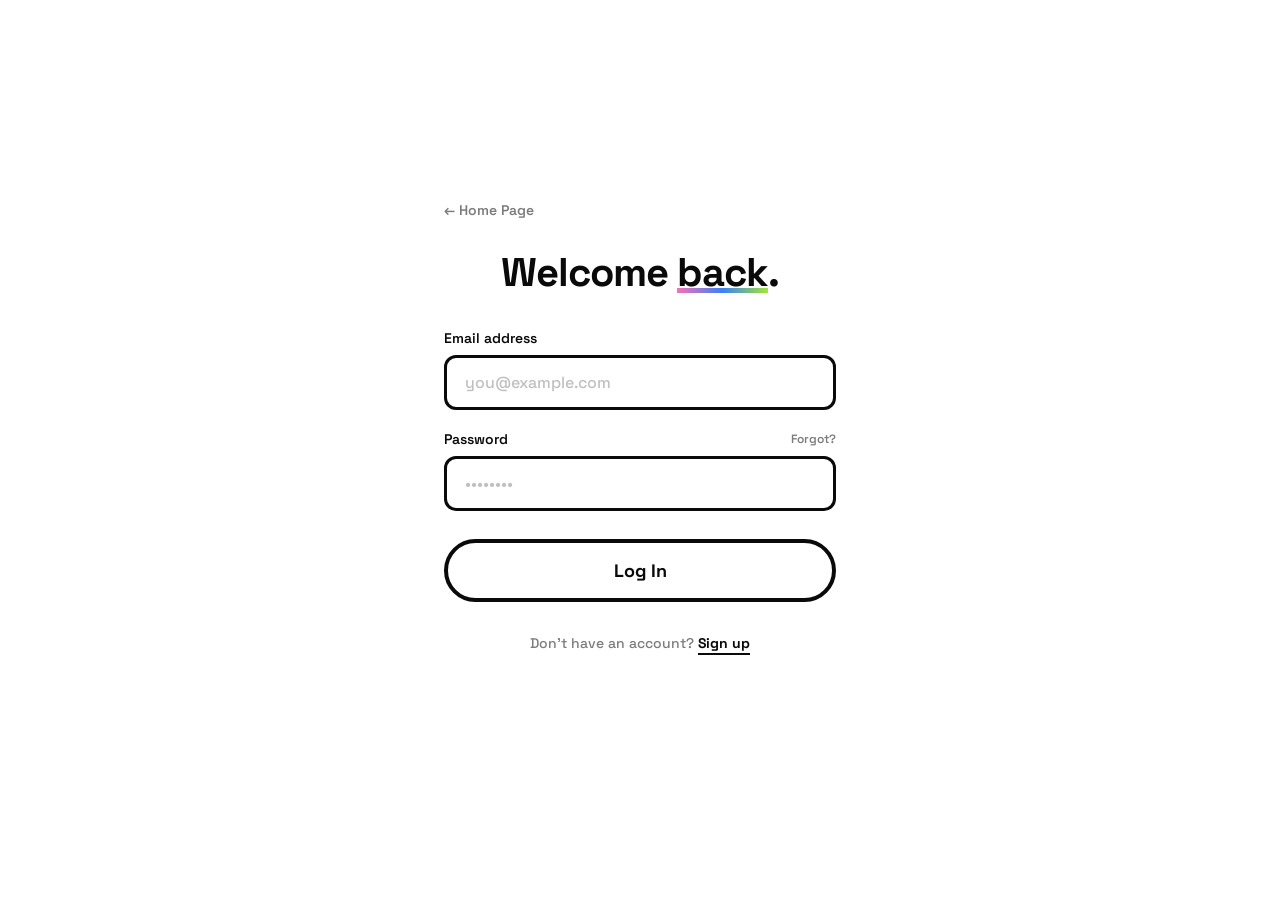
<file: app/static/login.html>
<!DOCTYPE html>
<html lang="en">
<head>
    <meta charset="UTF-8">
    <meta name="viewport" content="width=device-width, initial-scale=1.0">
    <title>Prism — Log In</title>
    
    <link rel="stylesheet" href="style.css">
    <link rel="icon" type="image/svg+xml" href="data:image/svg+xml,
    <svg xmlns='http://www.w3.org/2000/svg' viewBox='0 0 100 100'>
        <defs>
            <linearGradient id='prism-grad' x1='0%' y1='0%' x2='100%' y2='100%'>
                <stop offset='0%' style='stop-color:%23f472b6;stop-opacity:1' />
                <stop offset='50%' style='stop-color:%233b82f6;stop-opacity:1' />
                <stop offset='100%' style='stop-color:%23a3e635;stop-opacity:1' />
            </linearGradient>
        </defs>
        <polygon points='50 15, 15 80, 85 80' fill='url(%23prism-grad)' />
    </svg>">

    <link rel="preconnect" href="https://fonts.googleapis.com">
    <link rel="preconnect" href="https://fonts.gstatic.com" crossorigin>
    <link href="https://fonts.googleapis.com/css2?family=Space+Grotesk:wght@500;600;700&display=swap" rel="stylesheet">
</head>
<body class="fullscreen-body">

    <div class="auth-wrapper">
        <a href="index.html" class="btn-back">← Home Page</a>
        
        <main class="auth-card">
            <h1 class="auth-headline">
                Welcome <span class="gradient-underline">back</span>.
            </h1>
            
            <form class="auth-form" action="#" method="POST">
                <div class="input-group">
                    <label for="email">Email address</label>
                    <input type="email" id="email" name="email" placeholder="you@example.com" required autocomplete="email">
                </div>

                <div class="input-group">
                    <div class="label-wrapper">
                        <label for="password">Password</label>
                        <a href="#" class="forgot-link">Forgot?</a>
                    </div>
                    <input type="password" id="password" name="password" placeholder="••••••••" required autocomplete="current-password">
                </div>

                <button type="submit" class="btn-submit">Log In</button>
            </form>

            <p class="switch-auth">
                Don't have an account? <a href="signup.html" class="auth-link signup_link">Sign up</a>
            </p>
        </main>
    </div>
    
</body>
</html>
</file>
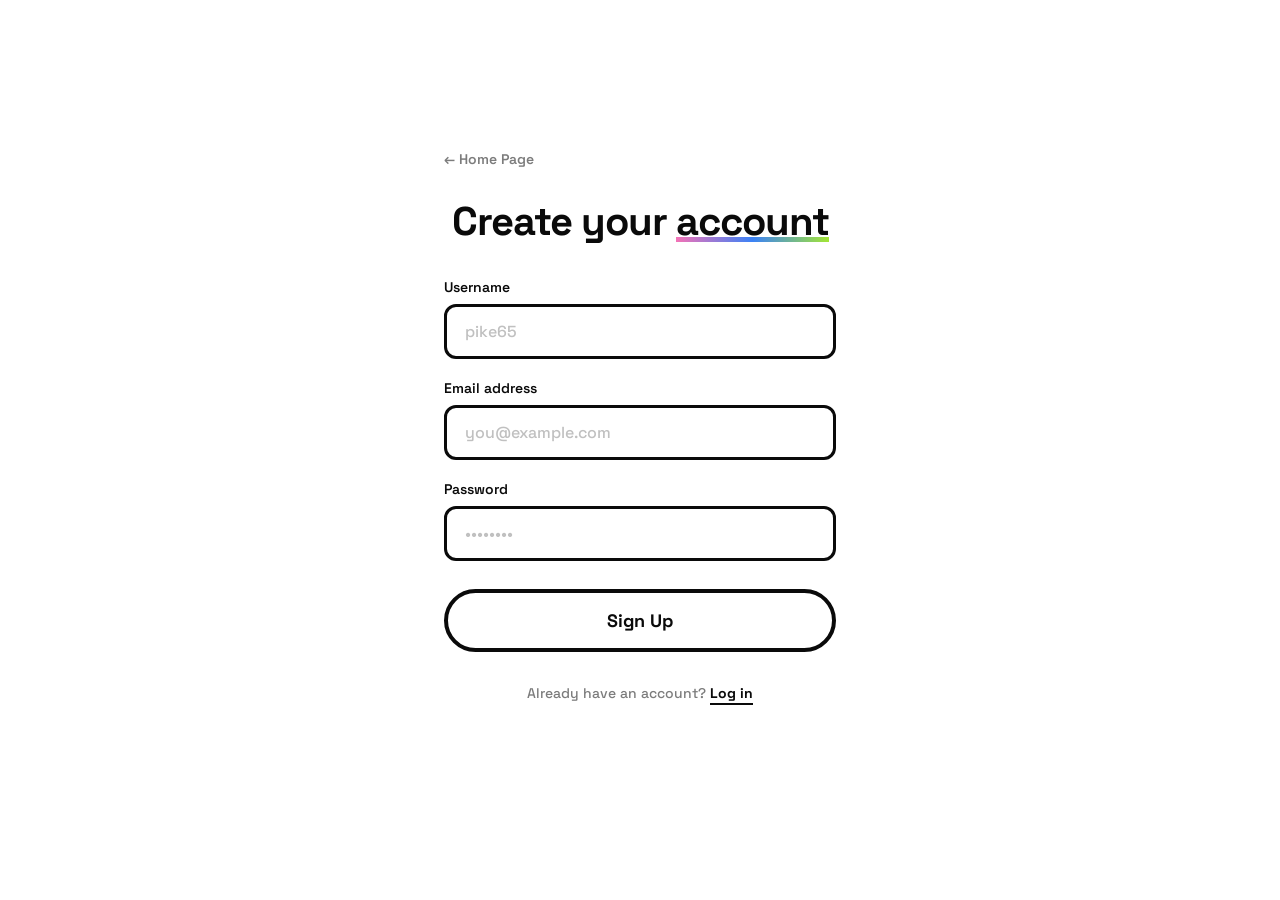
<file: app/static/signup.html>
<!DOCTYPE html>
<html lang="en">
<head>
    <meta charset="UTF-8">
    <meta name="viewport" content="width=device-width, initial-scale=1.0">
    <title>Prism — Create Account</title>

    <link rel="stylesheet" href="style.css">
    <link rel="icon" type="image/svg+xml" href="data:image/svg+xml,
    <svg xmlns='http://www.w3.org/2000/svg' viewBox='0 0 100 100'>
        <defs>
            <linearGradient id='prism-grad' x1='0%' y1='0%' x2='100%' y2='100%'>
                <stop offset='0%' style='stop-color:%23f472b6;stop-opacity:1' />
                <stop offset='50%' style='stop-color:%233b82f6;stop-opacity:1' />
                <stop offset='100%' style='stop-color:%23a3e635;stop-opacity:1' />
            </linearGradient>
        </defs>
        <polygon points='50 15, 15 80, 85 80' fill='url(%23prism-grad)' />
    </svg>">

    <link rel="preconnect" href="https://fonts.googleapis.com">
    <link rel="preconnect" href="https://fonts.gstatic.com" crossorigin>
    <link href="https://fonts.googleapis.com/css2?family=Space+Grotesk:wght@500;600;700&display=swap" rel="stylesheet">
</head>
<body class="fullscreen-body">

    <div class="auth-wrapper">
        <a href="index.html" class="btn-back">← Home Page</a>

        <main class="auth-card">
            <h1 class="auth-headline">
                Create your <span class="gradient-underline">account</span>
            </h1>

            <form class="auth-form" action="#" method="POST">
                <div class="input-group">
                    <label for="username">Username</label>
                    <input type="text" id="username" name="username" placeholder="pike65" required autocomplete="username">
                </div>

                <div class="input-group">
                    <label for="email">Email address</label>
                    <input type="email" id="email" name="email" placeholder="you@example.com" required autocomplete="email">
                </div>

                <div class="input-group">
                    <label for="password">Password</label>
                    <input type="password" id="password" name="password" placeholder="••••••••" required autocomplete="new-password">
                </div>

                <button type="submit" class="btn-submit">Sign Up</button>
            </form>

            <p class="switch-auth">
                Already have an account? <a href="login.html" class="auth-link login_link">Log in</a>
            </p>
        </main>
    </div>

</body>
</html>
</file>
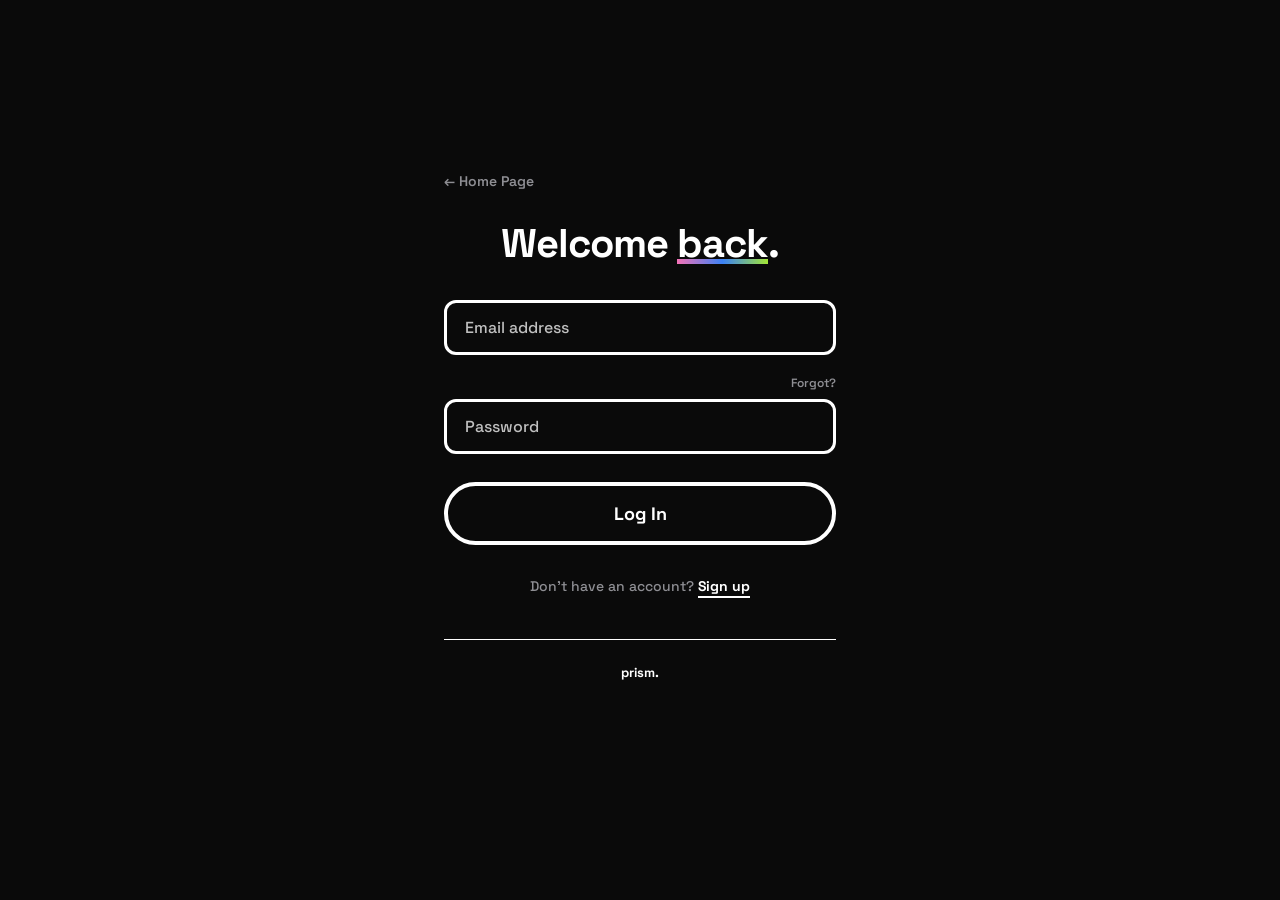
<file: frontend/src/views/auth/login.html>
<!DOCTYPE html>
<html lang="en">
<head>
    <meta charset="UTF-8">
    <meta name="viewport" content="width=device-width, initial-scale=1.0">
    <title>Prism - Log In</title>
    
    <link rel="stylesheet" href="../../styles/global.css">
    <link rel="stylesheet" href="../../styles/auth.css">
    <link rel="icon" type="image/svg+xml" href="../../../assets/favicon.svg">

    <link rel="preconnect" href="https://fonts.googleapis.com">
    <link rel="preconnect" href="https://fonts.gstatic.com" crossorigin>
    <link href="https://fonts.googleapis.com/css2?family=Space+Grotesk:wght@500;600;700&display=swap" rel="stylesheet">
</head>
<body class="fullscreen-body">

    <div class="auth-wrapper">
        <a href="../../index.html" class="btn-back">← Home Page</a>
        
        <main class="auth-card">
            <h1 class="auth-headline">
                Welcome <span class="gradient-underline">back</span>.
            </h1>
            
            <form class="auth-form" action="#" method="POST">
                <div class="input-group">
                    <!-- <label for="email">Email address</label> -->
                    <input type="email" id="email" name="email" placeholder="Email address" required autocomplete="email">
                </div>

                <div class="input-group">
                    <div class="label-wrapper">
                        <!-- <label for="password">Password</label> -->
                        <a href="#" class="forgot-link">Forgot?</a>
                    </div>
                    <input type="password" id="password" name="password" placeholder="Password" required autocomplete="current-password">
                </div>

                <button type="submit" class="btn-submit">Log In</button>
            </form>

            <p class="switch-auth">
                Don't have an account? <a href="signup.html" class="auth-link signup_link">Sign up</a>
            </p>

            <div class="auth-brand-footer">
                <span class="brand-text-logo">prism.</span>
            </div>
        </main>
    </div>
    
</body>
</html>
</file>
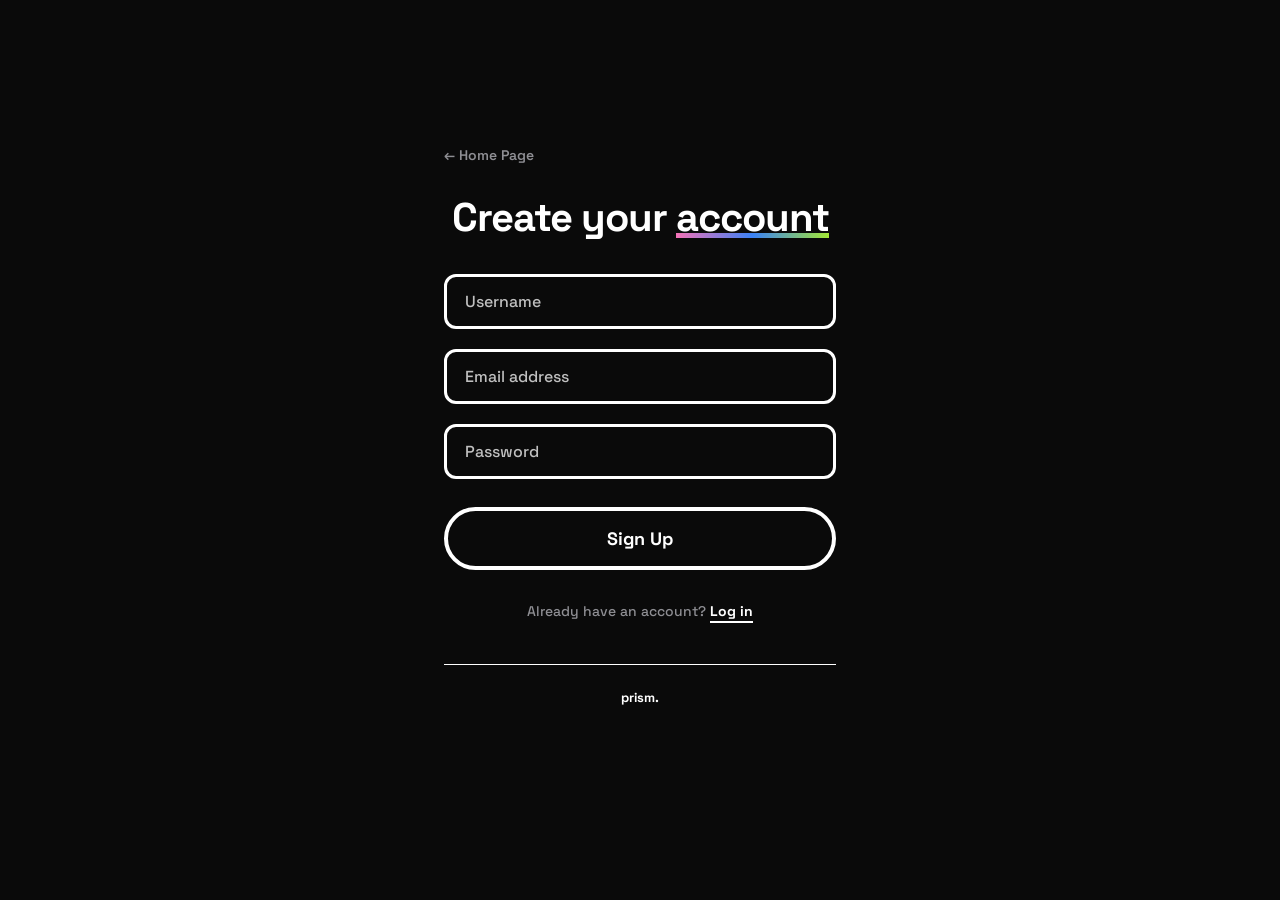
<file: frontend/src/views/auth/signup.html>
<!DOCTYPE html>
<html lang="en">
<head>
    <meta charset="UTF-8">
    <meta name="viewport" content="width=device-width, initial-scale=1.0">
    <title>Prism - Sign Up</title>

    <link rel="stylesheet" href="../../styles/global.css">
    <link rel="stylesheet" href="../../styles/auth.css">
    <link rel="icon" type="image/svg+xml" href="../../../assets/favicon.svg">

    <link rel="preconnect" href="https://fonts.googleapis.com">
    <link rel="preconnect" href="https://fonts.gstatic.com" crossorigin>
    <link href="https://fonts.googleapis.com/css2?family=Space+Grotesk:wght@500;600;700&display=swap" rel="stylesheet">
</head>
<body class="fullscreen-body">

    <div class="auth-wrapper">
        <a href="../../index.html" class="btn-back">← Home Page</a>

        <main class="auth-card">
            <h1 class="auth-headline">
                Create your <span class="gradient-underline">account</span>
            </h1>

            <form class="auth-form" action="#" method="POST">
                <div class="input-group">
                    <!-- <label for="username">Username</label> -->
                    <input type="text" id="username" name="username" placeholder="Username" required autocomplete="username">
                </div>

                <div class="input-group">
                    <!-- <label for="email">Email address</label> -->
                    <input type="email" id="email" name="email" placeholder="Email address" required autocomplete="email">
                </div>

                <div class="input-group">
                    <!-- <label for="password">Password</label> -->
                    <input type="password" id="password" name="password" placeholder="Password" required autocomplete="new-password">
                </div>

                <button type="submit" class="btn-submit">Sign Up</button>
            </form>

            <p class="switch-auth">
                Already have an account? <a href="login.html" class="auth-link login_link">Log in</a>
            </p>

            <div class="auth-brand-footer">
                <span class="brand-text-logo">prism.</span>
            </div>
        </main>
    </div>

</body>
</html>
</file>
<file: app/static/style.css>
/* ==========================================================================
   SECTION 1: GLOBAL SYSTEM (SHARED BY ALL PAGES)
   ========================================================================== */

/* --- VARS AND CONSTANTS --- */
:root {
    --bg-primary: #ffffff;
    --text-primary: #0a0a0a;
    --text-secondary: #7c7c7c;
    --border-glow-1: #f472b6;
    --border-glow-2: #a3e635;
    --border-glow-3: #3b82f6;
    --font-main: 'Space Grotesk', -apple-system, BlinkMacSystemFont, sans-serif;
    --transition-smooth: all 0.3s cubic-bezier(0.4, 0, 0.2, 1);

    --brand-telegram: #229ED9;
    --brand-github: #0a0a0a;
}

/* --- GLOBAL RESET AND CORE LAYOUTS --- */
* {
    margin: 0;
    padding: 0;
    box-sizing: border-box;
}

body {
    background-color: var(--bg-primary);
    color: var(--text-primary);
    font-family: var(--font-main);
    -webkit-font-smoothing: antialiased;
    -moz-osx-font-smoothing: grayscale;
    min-height: 100vh;
    display: flex;
    flex-direction: column;
}

/* --- COMMON TYPOGRAPHY & INTERACTIVE CORE --- */
.gradient-underline {
    display: inline-block;
    position: relative;
    white-space: nowrap;
}

.gradient-underline::after {
    content: '';
    position: absolute;
    left: 0;
    bottom: 4px;
    width: 100%;
    height: 5px;
    background: linear-gradient(90deg, var(--border-glow-1), var(--border-glow-3), var(--border-glow-2));
    z-index: -1;
}

/* Base button framework properties */
.btn-signup, .btn-start, .btn-submit {
    display: inline-block;
    text-decoration: none;
    color: var(--text-primary);
    background-color: transparent;
    border: 4px solid var(--text-primary);
    border-radius: 50px;
    font-family: var(--font-main);
    cursor: pointer;
    transition: var(--transition-smooth);
    text-align: center;
}

/* Universal geometry micro-interactions rules */
.btn-signup:hover, .btn-start:hover, .btn-submit:hover {
    color: var(--bg-primary);
    background-color: var(--text-primary);
    border-color: transparent;
    transform: scale(1.02);
    box-shadow:
        -5px -3px 0px 1px var(--border-glow-1),
        5px 4px 0px 1px var(--border-glow-2);
}

.btn-signup:active, .btn-start:active, .btn-submit:active {
    transform: scale(0.98);
}


/* ==========================================================================
   SECTION 2: UNIQUE STYLES FOR index.html
   ========================================================================== */

/* --- INDEX APP CONTAINER SHAPING --- */
.app-container {
    max-width: 1440px;
    width: 100%;
    margin: 0 auto;
    padding: 0 120px;
    flex: 1;
    display: flex;
    flex-direction: column;
}

/* --- INDEX APP HEADER MODULE --- */
.app-header {
    display: flex;
    align-items: center;
    justify-content: space-between;
    padding: 40px 0;
}

.brand-logo a {
    text-decoration: none;
    display: flex;
    align-items: center;
    justify-content: center;
    position: relative;
}

.logo-icon {
    font-size: 40px;
    color: var(--text-primary);
    transition: var(--transition-smooth);
    display: inline-block;
    user-select: none;
    line-height: 1;
    position: relative;
    z-index: 2;
}

.brand-logo::before {
    content: '';
    position: absolute;
    width: 40px;
    height: 40px;
    background: linear-gradient(135deg, var(--border-glow-1), var(--border-glow-2));
    filter: blur(20px);
    opacity: 0.15;
    transition: var(--transition-smooth);
    z-index: 1;
}

.brand-logo:hover::before {
    opacity: 0.4;
    filter: blur(15px);
}

.brand-logo:hover .logo-icon {
    transform: rotate(180deg) scale(1.1);
    background: linear-gradient(135deg, var(--border-glow-1), var(--border-glow-3), var(--border-glow-2));
    -webkit-text-fill-color: transparent;
}

.nav-actions {
    display: flex;
    align-items: center;
}

.btn-signup {
    font-size: 14px;
    font-weight: 600;
    padding: 14px 28px;
}

/* --- INDEX MAIN HERO BANNER ENGINE --- */
.app-main {
    flex: 1;
    display: flex;
    align-items: center;
    padding: 60px 0 100px 0;
}

.hero-banner {
    max-width: 900px;
    display: flex;
    flex-direction: column;
    align-items: flex-start;
    gap: 40px;
}

.hero-headline {
    font-size: 56px;
    font-weight: 700;
    line-height: 1.15;
    letter-spacing: -1.5px;
}

.hero-subtext {
    font-size: 20px;
    font-weight: 500;
    color: var(--text-secondary);
    line-height: 1.6;
    max-width: 720px;
}

.btn-start {
    font-size: 18px;
    font-weight: 700;
    padding: 18px 40px;
}

/* --- INDEX APP SITE FOOTER --- */
.app-footer {
    border-top: 1px solid #eaeaea;
    padding: 40px 0;
    display: flex;
    align-items: center;
    justify-content: space-between;
    font-size: 14px;
    font-weight: 500;
    color: var(--text-secondary);
}

.footer-left {
    display: flex;
    align-items: center;
    gap: 24px;
}

.footer-brand {
    font-weight: 700;
    color: var(--text-primary);
}

.footer-socials {
    display: flex;
    align-items: center;
    gap: 20px;
}

.icon-link {
    display: flex;
    align-items: center;
    justify-content: center;
    color: var(--text-secondary);
    text-decoration: none;
    font-size: 24px;
    transition: var(--transition-smooth);
}

.tg-icon:hover {
    color: var(--brand-telegram);
}

.gh-icon:hover {
    color: var(--brand-github);
}


/* ==========================================================================
   SIGN UP AND LOGIN 
   ========================================================================== */

/* --- SHARED SCREEN SETUP --- */
.fullscreen-body {
    height: 100vh;
    overflow: hidden;
    display: flex;
    align-items: center;
    justify-content: center;
}

.auth-wrapper {
    position: relative;
    width: 100%;
    max-width: 440px;
    padding: 0 24px;
}

.auth-card {
    display: flex;
    flex-direction: column;
    gap: 32px;
}

.auth-headline {
    font-size: 40px;
    font-weight: 700;
    line-height: 1.2;
    letter-spacing: -1px;
    text-align: center;
}

.auth-form {
    display: flex;
    flex-direction: column;
    gap: 20px;
}

/* --- SHARED INPUT CONTROLS --- */
.input-group {
    display: flex;
    flex-direction: column;
    gap: 8px;
}

.input-group label {
    font-size: 14px;
    font-weight: 600;
    color: var(--text-primary);
}

.input-group input {
    width: 100%;
    font-family: var(--font-main);
    font-size: 16px;
    font-weight: 500;
    color: var(--text-primary);
    background-color: transparent;
    padding: 14px 18px;
    border: 3px solid var(--text-primary);
    border-radius: 12px;
    outline: none;
    transition: var(--transition-smooth);
}

.input-group input::placeholder {
    color: #c0c0c0;
}

.input-group input:focus {
    transform: translateY(-2px);
    box-shadow: 
        -3px -1px 0px 0px var(--border-glow-1),
        3px 2px 0px 0px var(--border-glow-2);
}

.btn-submit {
    width: 100%;
    font-size: 18px;
    font-weight: 700;
    padding: 16px 0;
    margin-top: 8px;
}

/* --- SHARED AUTH NAVIGATION --- */
.btn-back {
    position: absolute;
    top: -48px;
    left: 24px;
    text-decoration: none;
    font-size: 14px;
    font-weight: 600;
    color: var(--text-secondary);
    transition: var(--transition-smooth);
}

.btn-back:hover {
    color: var(--text-primary);
}

.switch-auth {
    font-size: 14px;
    font-weight: 500;
    color: var(--text-secondary);
    text-align: center;
}

.auth-link {
    color: var(--text-primary);
    font-weight: 700;
    text-decoration: none;
    border-bottom: 2px solid var(--text-primary);
    padding-bottom: 1px;
    transition: var(--transition-smooth);
}

.login_link:hover {
    color: var(--border-glow-2);
    border-color: var(--border-glow-2);
}

.signup_link:hover {
    color: var(--border-glow-1);
    border-color: var(--border-glow-1);
}


/* ==========================================================================
   SECTION 4: UNIQUE STYLES FOR signup.html
   ========================================================================== */

/* --- SIGNUP LINK HOVER SPECIFICS --- */
.signup-wrapper .auth-link:hover {
    color: var(--border-glow-1);
    border-color: var(--border-glow-1);
}


/* ==========================================================================
   SECTION 5: UNIQUE STYLES FOR login.html
   ========================================================================== */

/* --- LOGIN ALIGNMENT HELPERS --- */
.label-wrapper {
    display: flex;
    justify-content: space-between;
    align-items: center;
}

/* --- LOGIN LINK HOVER SPECIFICS --- */
.login-wrapper .auth-link:hover {
    color: var(--border-glow-1);
    border-color: var(--border-glow-1);
}

.forgot-link {
    font-size: 12px;
    font-weight: 600;
    color: var(--text-secondary);
    text-decoration: none;
    transition: var(--transition-smooth);
}

.forgot-link:hover {
    color: var(--border-glow-3);
}
</file>
<file: frontend/src/styles/global.css>
/* ==========================================================================
   GLOBAL SYSTEM (PERMANENT DARK THEME CORE)
   ========================================================================== */

:root {
    --bg-primary: #0a0a0a;
    --text-primary: #ffffff;
    --text-secondary: #8e8e93;

    --border-glow-1: #f472b6;
    --border-glow-2: #a3e635;
    --border-glow-3: #3b82f6;

    --font-main: 'Space Grotesk', -apple-system, BlinkMacSystemFont, sans-serif;
    --transition-smooth: all 0.3s cubic-bezier(0.4, 0, 0.2, 1);

    --brand-telegram: #229ED9;
    --brand-github: #ffffff;
}

/* ==========================================================================
   GLOBAL RESET AND CORE LAYOUTS
   ========================================================================== */

* {
    margin: 0;
    padding: 0;
    box-sizing: border-box;
}

body {
    background-color: var(--bg-primary);
    color: var(--text-primary);
    font-family: var(--font-main);
    -webkit-font-smoothing: antialiased;
    -moz-osx-font-smoothing: grayscale;
    min-height: 100vh;
    display: flex;
    flex-direction: column;
}

/* ==========================================================================
   COMMON TYPOGRAPHY & INTERACTIVE CORE
   ========================================================================== */

.gradient-underline {
    display: inline-block;
    position: relative;
    white-space: nowrap;
}

.gradient-underline::after {
    content: '';
    position: absolute;
    left: 0;
    bottom: 4px;
    width: 100%;
    height: 5px;
    background: linear-gradient(90deg, var(--border-glow-1), var(--border-glow-3), var(--border-glow-2));
    z-index: -1;
}

.btn-signup,
.btn-start,
.btn-submit {
    display: inline-block;
    text-decoration: none;
    color: var(--text-primary);
    background-color: transparent;
    border: 4px solid var(--text-primary);
    border-radius: 50px;
    font-family: var(--font-main);
    cursor: pointer;
    transition: var(--transition-smooth);
    text-align: center;
}

.btn-signup:hover,
.btn-start:hover,
.btn-submit:hover {
    color: var(--bg-primary);
    background-color: var(--text-primary);
    border-color: transparent;
    transform: scale(1.02);
    box-shadow:
        -5px -3px 0px 1px var(--border-glow-1),
        5px 4px 0px 1px var(--border-glow-2);
}

.btn-signup:active,
.btn-start:active,
.btn-submit:active {
    transform: scale(0.98);
}
</file>
<file: frontend/src/styles/auth.css>
/* ==========================================================================
   SIGN UP AND LOGIN (COMMON STYLES)
   ========================================================================== */

/* --- SHARED SCREEN SETUP --- */
.fullscreen-body {
    height: 100vh;
    overflow: hidden;
    display: flex;
    align-items: center;
    justify-content: center;
}

.auth-wrapper {
    position: relative;
    width: 100%;
    max-width: 440px;
    padding: 0 24px;
}

.auth-card {
    display: flex;
    flex-direction: column;
    gap: 32px;
}

.auth-headline {
    font-size: 40px;
    font-weight: 700;
    line-height: 1.2;
    letter-spacing: -1px;
    text-align: center;
}

.auth-form {
    display: flex;
    flex-direction: column;
    gap: 20px;
}

/* --- SHARED INPUT CONTROLS --- */
.input-group {
    display: flex;
    flex-direction: column;
    gap: 8px;
}

.input-group label {
    font-size: 14px;
    font-weight: 600;
    color: var(--text-primary);
}

.input-group input {
    width: 100%;
    font-family: var(--font-main);
    font-size: 16px;
    font-weight: 500;
    color: var(--text-primary);
    background-color: transparent;
    padding: 14px 18px;
    border: 3px solid var(--text-primary);
    border-radius: 12px;
    outline: none;
    transition: var(--transition-smooth);
}

.input-group input::placeholder {
    color: #c0c0c0;
}

.input-group input:focus {
    transform: translateY(-2px);
    box-shadow:
        -3px -1px 0px 0px var(--border-glow-1),
        3px 2px 0px 0px var(--border-glow-2);
}

.btn-submit {
    width: 100%;
    font-size: 18px;
    font-weight: 700;
    padding: 16px 0;
    margin-top: 8px;
}

/* --- SHARED AUTH NAVIGATION --- */
.btn-back {
    position: absolute;
    top: -48px;
    left: 24px;
    text-decoration: none;
    font-size: 14px;
    font-weight: 600;
    color: var(--text-secondary);
    transition: var(--transition-smooth);
}

.btn-back:hover {
    color: var(--text-primary);
}

.switch-auth {
    font-size: 14px;
    font-weight: 500;
    color: var(--text-secondary);
    text-align: center;
}

.auth-link {
    color: var(--text-primary);
    font-weight: 700;
    text-decoration: none;
    border-bottom: 2px solid var(--text-primary);
    padding-bottom: 1px;
    transition: var(--transition-smooth);
}

.login_link:hover {
    color: var(--border-glow-2);
    border-color: var(--border-glow-2);
}

.signup_link:hover {
    color: var(--border-glow-1);
    border-color: var(--border-glow-1);
}


/* ==========================================================================
   SIGNUP.HTML SPECIFICS
   ========================================================================== */

.signup-wrapper .auth-link:hover {
    color: var(--border-glow-1);
    border-color: var(--border-glow-1);
}


/* ==========================================================================
   LOGIN.HTML SPECIFICS
   ========================================================================== */

.label-wrapper {
    display: flex;
    justify-content: flex-end;
    align-items: center;
}

.login-wrapper .auth-link:hover {
    color: var(--border-glow-1);
    border-color: var(--border-glow-1);
}

.forgot-link {
    font-size: 12px;
    font-weight: 600;
    color: var(--text-secondary);
    text-decoration: none;
    transition: var(--transition-smooth);
}

.forgot-link:hover {
    color: var(--border-glow-3);
}


/* ==========================================================================
   AUTH BRAND FOOTER COMPONENT
   ========================================================================== */

.auth-brand-footer {
    display: flex;
    justify-content: center;
    align-items: center;
    margin-top: 12px;
    padding-top: 24px;
    border-top: 1px solid var(--text-primary);
}

.brand-text-logo {
    font-size: 13px;
    font-weight: 700;
    color: var(--text-primary);
    text-transform: lowercase;
    user-select: none;
    transition: var(--transition-smooth);
}
</file>
